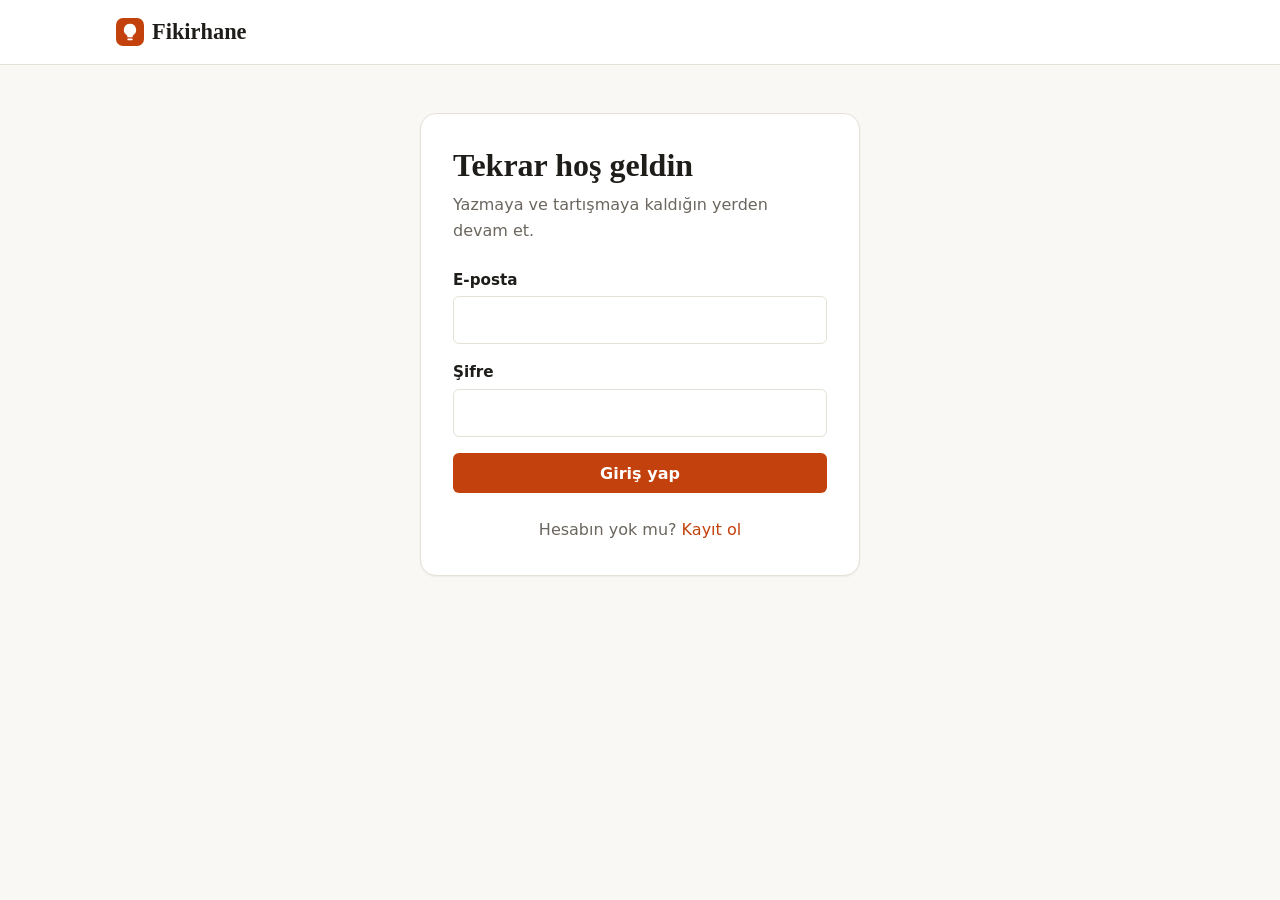
<file: pages/admin.html>
<!doctype html>
<html lang="tr">
  <head>
    <meta charset="utf-8" />
    <meta name="viewport" content="width=device-width, initial-scale=1" />
    <title>Yönetim — Fikirhane</title>
    <meta name="robots" content="noindex" />
    <link rel="icon" href="/assets/logo.svg" type="image/svg+xml" />
    <link rel="stylesheet" href="/css/base.css" />
    <link rel="stylesheet" href="/css/components.css" />
    <link rel="stylesheet" href="/css/pages/admin.css" />
    <script type="module" src="/js/pages/admin.js"></script>
  </head>
  <body>
    <header class="site-header">
      <div class="container">
        <a class="logo" href="/">
          <img class="logo-mark" src="/assets/logo.svg" alt="" width="28" height="28" />
          Fikirhane
        </a>
        <nav class="site-nav" aria-label="Hesap" data-site-nav></nav>
      </div>
    </header>

    <main class="container admin-page">
      <h1>Yönetim</h1>
      <p id="admin-message" class="list-status" role="status">Yükleniyor…</p>

      <div id="admin" hidden>
        <div class="filter-tabs admin-sections" role="tablist" aria-label="Bölüm">
          <button type="button" class="btn btn-ghost" role="tab" aria-selected="true" data-section="reports">
            Şikâyetler
          </button>
          <button type="button" class="btn btn-ghost" role="tab" aria-selected="false" data-section="users">
            Kullanıcılar
          </button>
        </div>

        <section id="section-reports" aria-label="Şikâyetler">
          <div class="filter-tabs" role="tablist" aria-label="Şikâyet durumu">
            <button type="button" class="btn btn-ghost btn-sm" role="tab" aria-selected="true" data-status="PENDING">
              Bekleyen
            </button>
            <button type="button" class="btn btn-ghost btn-sm" role="tab" aria-selected="false" data-status="RESOLVED">
              Çözülen
            </button>
            <button type="button" class="btn btn-ghost btn-sm" role="tab" aria-selected="false" data-status="DISMISSED">
              Reddedilen
            </button>
          </div>
          <ol id="report-list" class="admin-list"></ol>
          <p id="report-status" class="list-status" role="status"></p>
          <button id="report-more" type="button" class="btn btn-ghost load-more" hidden>Daha fazla</button>
        </section>

        <section id="section-users" aria-label="Kullanıcılar" hidden>
          <form id="user-search" class="admin-search" role="search">
            <input
              name="q"
              type="search"
              maxlength="100"
              placeholder="Ad, kullanıcı adı veya e-posta"
              aria-label="Kullanıcı ara"
            />
            <button type="submit" class="btn btn-primary">Ara</button>
          </form>
          <ol id="user-list" class="admin-list"></ol>
          <p id="user-status" class="list-status" role="status"></p>
          <button id="user-more" type="button" class="btn btn-ghost load-more" hidden>Daha fazla</button>
        </section>
      </div>
    </main>

    <footer class="site-footer">
      <div class="container">© 2026 Fikirhane</div>
    </footer>
  </body>
</html>
</file>
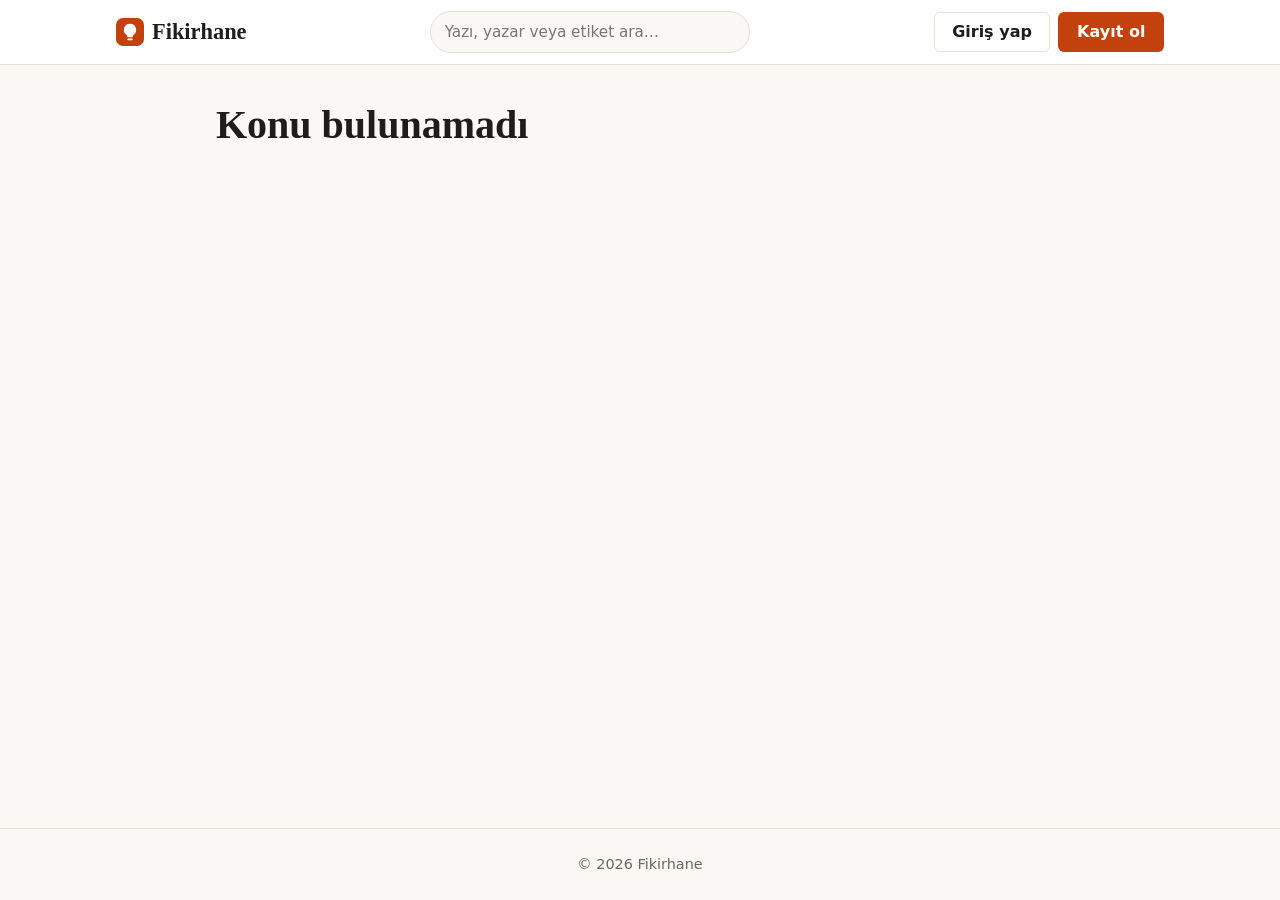
<file: pages/category.html>
<!doctype html>
<html lang="tr">
  <head>
    <meta charset="utf-8" />
    <meta name="viewport" content="width=device-width, initial-scale=1" />
    <title>Konu — Fikirhane</title>
    <link rel="icon" href="/assets/logo.svg" type="image/svg+xml" />
    <link rel="stylesheet" href="/css/base.css" />
    <link rel="stylesheet" href="/css/components.css" />
    <link rel="stylesheet" href="/css/pages/listing.css" />
    <script type="module" src="/js/pages/category.js"></script>
  </head>
  <body>
    <header class="site-header">
      <div class="container">
        <a class="logo" href="/">
          <img class="logo-mark" src="/assets/logo.svg" alt="" width="28" height="28" />
          Fikirhane
        </a>
        <nav class="site-nav" aria-label="Hesap" data-site-nav></nav>
      </div>
    </header>

    <main class="container listing-page">
      <header class="listing-header">
        <p id="listing-kind" class="listing-kind"></p>
        <h1 id="listing-title">Yükleniyor…</h1>
        <p id="listing-description" class="listing-description"></p>
        <nav id="category-nav" class="category-nav" aria-label="Diğer kategoriler"></nav>
      </header>

      <div class="filter-tabs" role="tablist" aria-label="Sıralama">
        <button type="button" class="btn btn-ghost btn-sm" role="tab" aria-selected="true" data-sort="new">
          En yeniler
        </button>
        <button type="button" class="btn btn-ghost btn-sm" role="tab" aria-selected="false" data-sort="popular">
          Popüler
        </button>
      </div>

      <div id="listing-posts"></div>
    </main>

    <footer class="site-footer">
      <div class="container">© 2026 Fikirhane</div>
    </footer>
  </body>
</html>
</file>
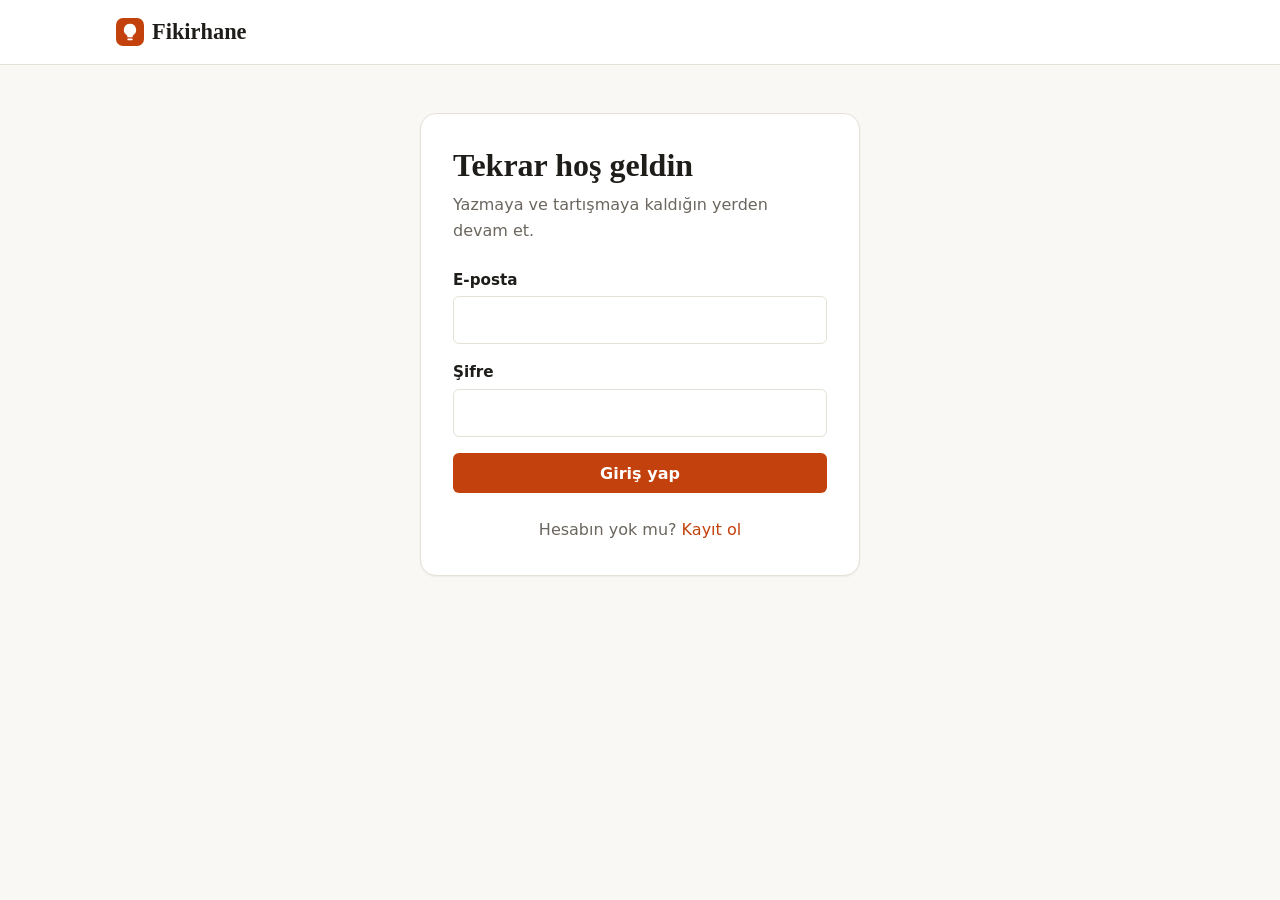
<file: pages/editor.html>
<!doctype html>
<html lang="tr">
  <head>
    <meta charset="utf-8" />
    <meta name="viewport" content="width=device-width, initial-scale=1" />
    <title>Yazı yaz — Fikirhane</title>
    <meta name="robots" content="noindex" />
    <link rel="icon" href="/assets/logo.svg" type="image/svg+xml" />
    <link rel="stylesheet" href="/css/base.css" />
    <link rel="stylesheet" href="/css/components.css" />
    <link rel="stylesheet" href="/css/pages/editor.css" />
    <script type="module" src="/js/pages/editor.js"></script>
  </head>
  <body>
    <header class="site-header">
      <div class="container">
        <a class="logo" href="/">
          <img class="logo-mark" src="/assets/logo.svg" alt="" width="28" height="28" />
          Fikirhane
        </a>
        <nav class="site-nav" aria-label="Hesap" data-site-nav></nav>
      </div>
    </header>

    <main class="container editor-page">
      <div class="editor-header">
        <h1 id="editor-heading">Yeni yazı</h1>
        <span class="post-meta" id="editor-status"></span>
      </div>

      <form id="editor-form" class="form" novalidate>
        <div id="editor-alert" class="alert" role="alert" hidden></div>

        <div class="form-field editor-title">
          <label for="title">Başlık</label>
          <input id="title" name="title" type="text" maxlength="200" autocomplete="off" required />
          <span class="form-error" data-error-for="title"></span>
        </div>

        <div class="editor-meta">
          <div class="form-field">
            <label for="categoryId">Kategori</label>
            <select id="categoryId" name="categoryId">
              <option value="">Kategori seç (isteğe bağlı)</option>
            </select>
            <span class="form-error" data-error-for="categoryId"></span>
          </div>

          <div class="form-field">
            <label for="tags">Etiketler</label>
            <input
              id="tags"
              name="tags"
              type="text"
              autocomplete="off"
              placeholder="ör. yapay zeka, eğitim"
              aria-describedby="tags-hint"
            />
            <span id="tags-hint" class="form-hint">Virgülle ayırın; en fazla 5 etiket.</span>
            <span class="form-error" data-error-for="tags"></span>
          </div>
        </div>

        <div class="form-field">
          <span class="form-label" id="cover-label"><strong>Kapak görseli</strong></span>
          <div class="cover-field">
            <img id="cover-preview" class="cover-preview" alt="Kapak görseli önizlemesi" hidden />
            <div class="cover-actions">
              <label class="btn btn-ghost btn-sm" for="cover-input">Görsel seç</label>
              <input
                id="cover-input"
                type="file"
                accept="image/jpeg,image/png,image/webp,image/gif"
                class="visually-hidden"
                aria-labelledby="cover-label"
              />
              <button id="cover-remove" type="button" class="btn btn-ghost btn-sm" hidden>Kaldır</button>
            </div>
            <span id="cover-status" class="form-hint" role="status"></span>
          </div>
        </div>

        <div class="form-field">
          <label for="content">İçerik <span class="form-hint">(Markdown)</span></label>
          <div class="editor-tabs" role="tablist" aria-label="Görünüm">
            <button type="button" class="btn btn-ghost btn-sm" role="tab" aria-selected="true" data-tab="write">
              Yaz
            </button>
            <button type="button" class="btn btn-ghost btn-sm" role="tab" aria-selected="false" data-tab="preview">
              Önizleme
            </button>
          </div>
          <div class="editor-panes">
            <textarea
              id="content"
              name="content"
              data-pane="write"
              placeholder="# Başlık&#10;&#10;**Kalın**, _italik_, [bağlantı](https://…), listeler ve `kod` kullanabilirsin."
              required
            ></textarea>
            <div id="preview" class="editor-preview prose" data-pane="preview" aria-live="polite" hidden></div>
          </div>
          <span class="form-error" data-error-for="content"></span>
        </div>

        <div class="editor-footer">
          <span class="post-meta" id="reading-time">Tahmini okuma süresi: 1 dk</span>
          <div class="editor-actions">
            <button id="delete-button" type="button" class="btn btn-danger" hidden>Sil</button>
            <button id="draft-button" type="submit" class="btn btn-ghost" data-status="DRAFT">
              Taslak olarak kaydet
            </button>
            <button id="publish-button" type="submit" class="btn btn-primary" data-status="PUBLISHED">
              Yayınla
            </button>
          </div>
        </div>
      </form>
    </main>
  </body>
</html>
</file>
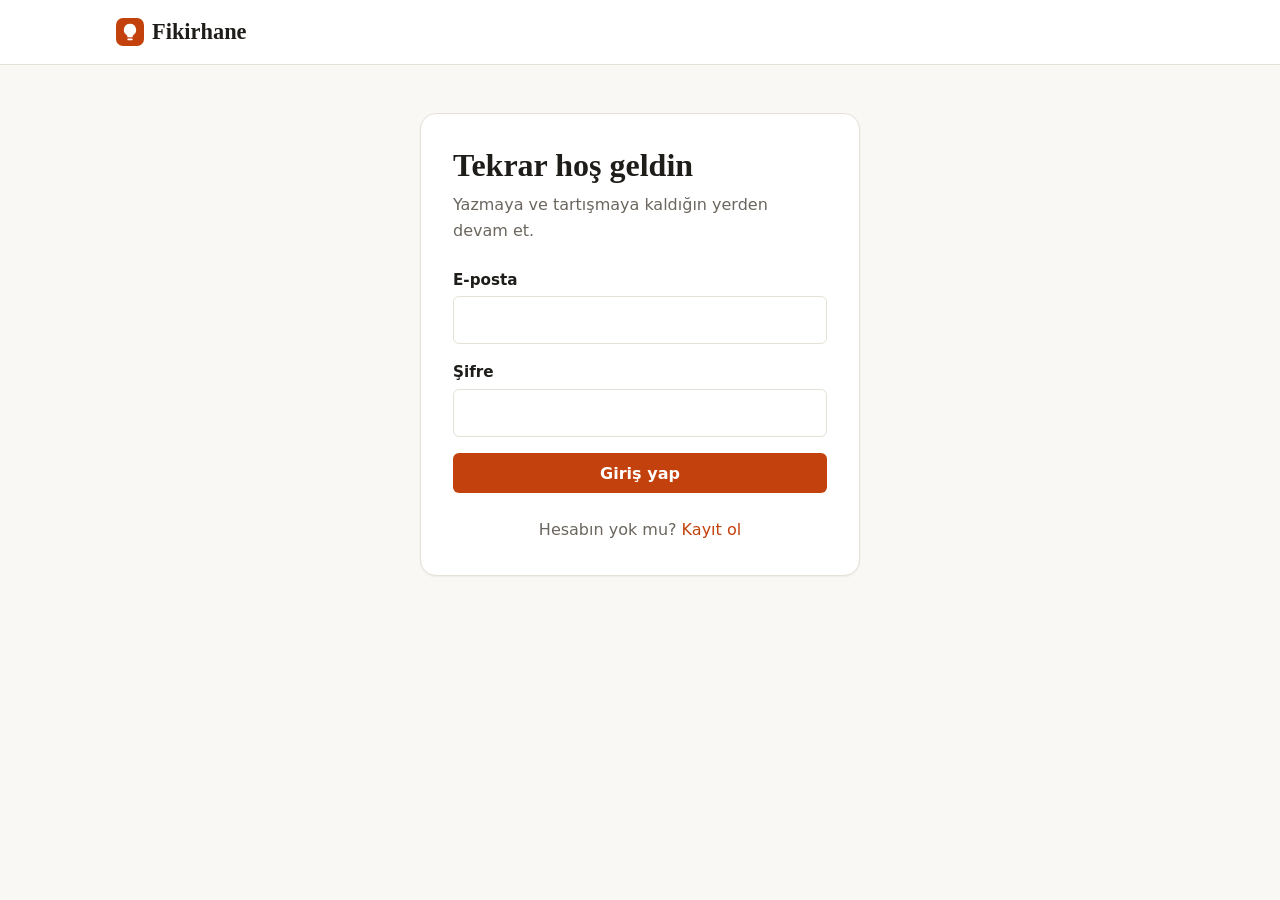
<file: pages/login.html>
<!doctype html>
<html lang="tr">
  <head>
    <meta charset="utf-8" />
    <meta name="viewport" content="width=device-width, initial-scale=1" />
    <title>Giriş yap — Fikirhane</title>
    <link rel="icon" href="/assets/logo.svg" type="image/svg+xml" />
    <link rel="stylesheet" href="/css/base.css" />
    <link rel="stylesheet" href="/css/components.css" />
    <link rel="stylesheet" href="/css/pages/auth.css" />
    <script type="module" src="/js/pages/login.js"></script>
  </head>
  <body>
    <header class="site-header">
      <div class="container">
        <a class="logo" href="/">
          <img class="logo-mark" src="/assets/logo.svg" alt="" width="28" height="28" />
          Fikirhane
        </a>
      </div>
    </header>

    <main class="auth-page">
      <div class="card auth-card">
        <h1>Tekrar hoş geldin</h1>
        <p class="auth-subtitle">Yazmaya ve tartışmaya kaldığın yerden devam et.</p>

        <form id="login-form" class="form" novalidate>
          <div id="login-alert" class="alert" role="alert" hidden></div>

          <div class="form-field">
            <label for="email">E-posta</label>
            <input id="email" name="email" type="email" autocomplete="email" required />
            <span class="form-error" data-error-for="email"></span>
          </div>

          <div class="form-field">
            <label for="password">Şifre</label>
            <input id="password" name="password" type="password" autocomplete="current-password" required />
            <span class="form-error" data-error-for="password"></span>
          </div>

          <button class="btn btn-primary btn-block" type="submit">Giriş yap</button>
          <button id="resend-confirmation" class="btn btn-ghost btn-block" type="button" hidden>
            Doğrulama e-postasını tekrar gönder
          </button>
        </form>

        <p class="auth-switch">
          Hesabın yok mu? <a id="register-link" href="/pages/register.html">Kayıt ol</a>
        </p>
      </div>
    </main>
  </body>
</html>
</file>
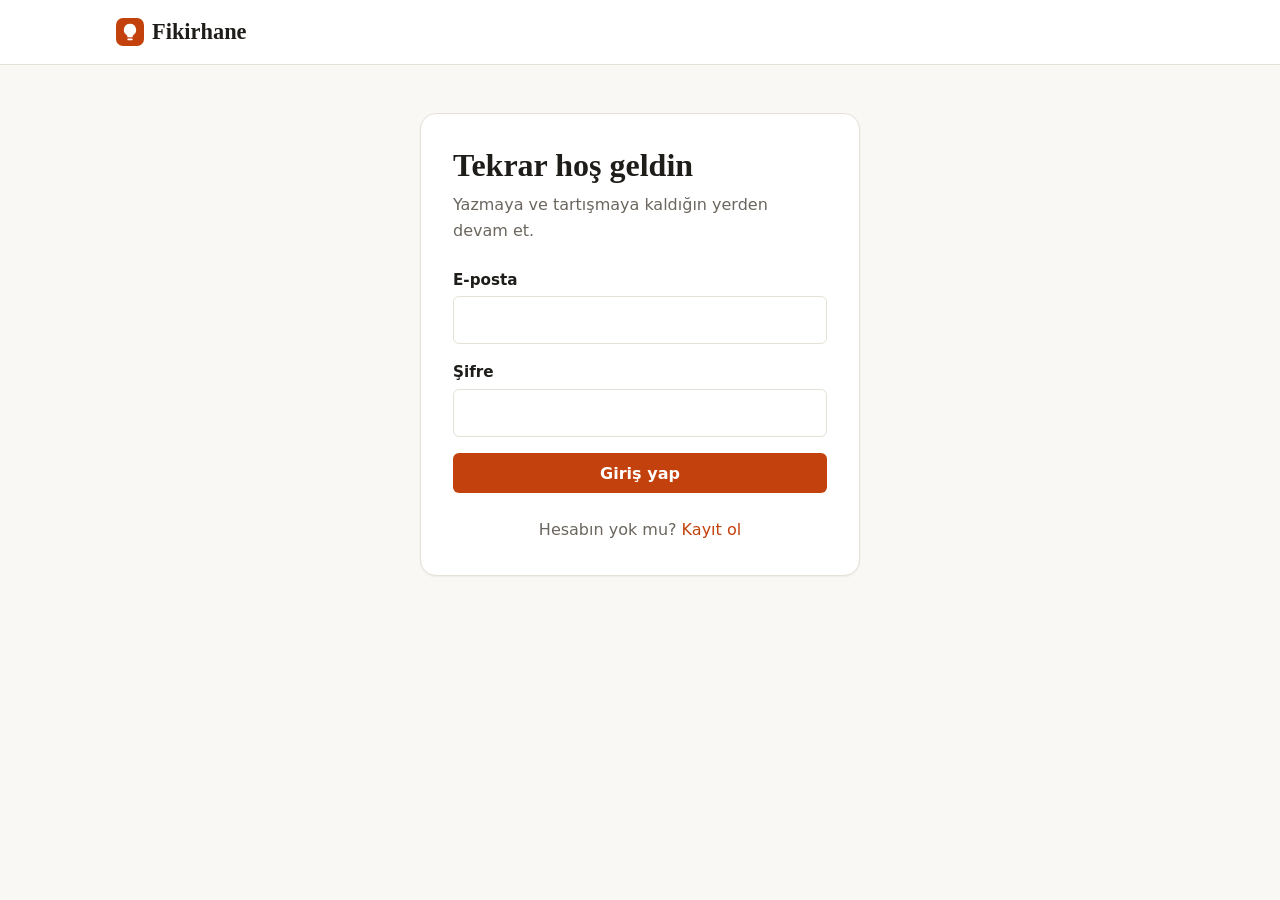
<file: pages/my-posts.html>
<!doctype html>
<html lang="tr">
  <head>
    <meta charset="utf-8" />
    <meta name="viewport" content="width=device-width, initial-scale=1" />
    <title>Yazılarım — Fikirhane</title>
    <meta name="robots" content="noindex" />
    <link rel="icon" href="/assets/logo.svg" type="image/svg+xml" />
    <link rel="stylesheet" href="/css/base.css" />
    <link rel="stylesheet" href="/css/components.css" />
    <link rel="stylesheet" href="/css/pages/my-posts.css" />
    <script type="module" src="/js/pages/my-posts.js"></script>
  </head>
  <body>
    <header class="site-header">
      <div class="container">
        <a class="logo" href="/">
          <img class="logo-mark" src="/assets/logo.svg" alt="" width="28" height="28" />
          Fikirhane
        </a>
        <nav class="site-nav" aria-label="Hesap" data-site-nav></nav>
      </div>
    </header>

    <main class="container my-posts-page">
      <div class="my-posts-header">
        <h1>Yazılarım</h1>
        <a class="btn btn-primary" href="/pages/editor.html">Yeni yazı</a>
      </div>

      <div class="filter-tabs" role="tablist" aria-label="Yazı durumu">
        <button type="button" class="btn btn-ghost btn-sm" role="tab" aria-selected="true" data-status="ALL">
          Tümü
        </button>
        <button type="button" class="btn btn-ghost btn-sm" role="tab" aria-selected="false" data-status="DRAFT">
          Taslaklar
        </button>
        <button type="button" class="btn btn-ghost btn-sm" role="tab" aria-selected="false" data-status="PUBLISHED">
          Yayınlananlar
        </button>
        <button type="button" class="btn btn-ghost btn-sm" role="tab" aria-selected="false" data-status="BOOKMARKED">
          Kaydedilenler
        </button>
      </div>

      <div id="my-posts"></div>
    </main>

    <footer class="site-footer">
      <div class="container">© 2026 Fikirhane</div>
    </footer>
  </body>
</html>
</file>
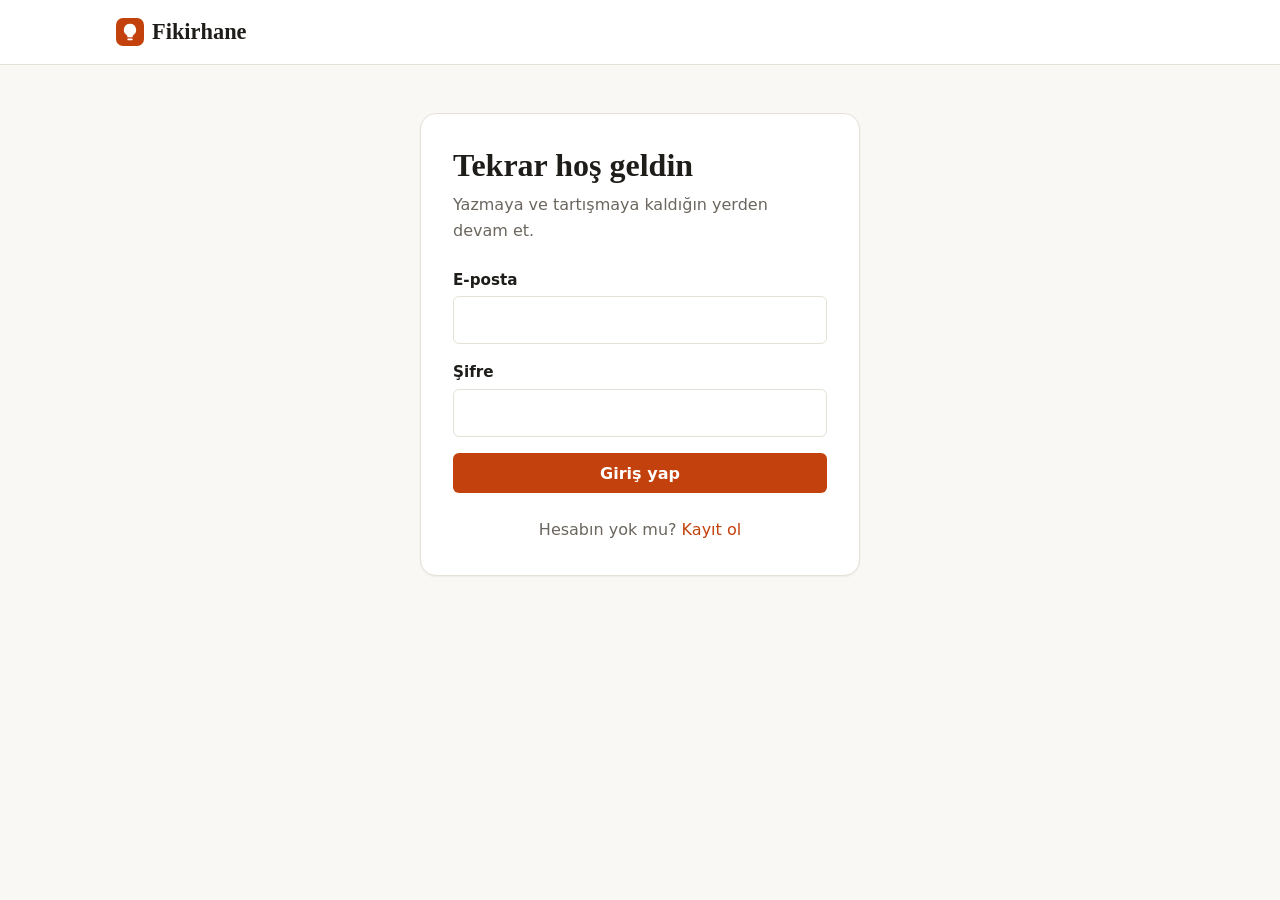
<file: pages/notifications.html>
<!doctype html>
<html lang="tr">
  <head>
    <meta charset="utf-8" />
    <meta name="viewport" content="width=device-width, initial-scale=1" />
    <title>Bildirimler — Fikirhane</title>
    <meta name="robots" content="noindex" />
    <link rel="icon" href="/assets/logo.svg" type="image/svg+xml" />
    <link rel="stylesheet" href="/css/base.css" />
    <link rel="stylesheet" href="/css/components.css" />
    <link rel="stylesheet" href="/css/pages/notifications.css" />
    <script type="module" src="/js/pages/notifications.js"></script>
  </head>
  <body>
    <header class="site-header">
      <div class="container">
        <a class="logo" href="/">
          <img class="logo-mark" src="/assets/logo.svg" alt="" width="28" height="28" />
          Fikirhane
        </a>
        <nav class="site-nav" aria-label="Hesap" data-site-nav></nav>
      </div>
    </header>

    <main class="container notifications-page">
      <h1>Bildirimler</h1>
      <ol id="notification-list" class="notification-list"></ol>
      <p id="notification-status" class="list-status" role="status">Bildirimler yükleniyor…</p>
      <button id="notification-more" type="button" class="btn btn-ghost load-more" hidden>Daha fazla</button>
    </main>

    <footer class="site-footer">
      <div class="container">© 2026 Fikirhane</div>
    </footer>
  </body>
</html>
</file>
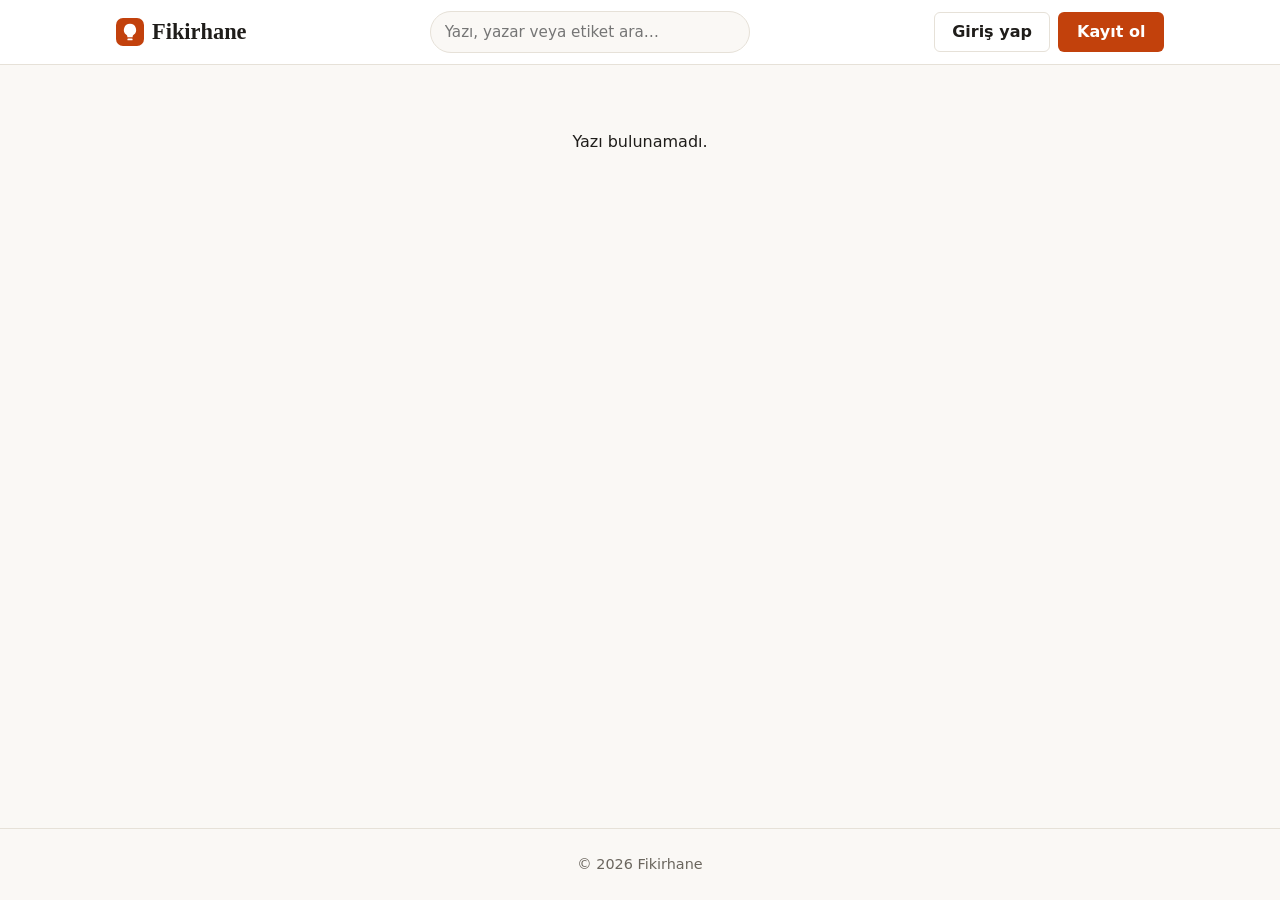
<file: pages/post.html>
<!doctype html>
<html lang="tr">
  <head>
    <meta charset="utf-8" />
    <meta name="viewport" content="width=device-width, initial-scale=1" />
    <title>Yazı — Fikirhane</title>
    <link rel="icon" href="/assets/logo.svg" type="image/svg+xml" />
    <link rel="stylesheet" href="/css/base.css" />
    <link rel="stylesheet" href="/css/components.css" />
    <link rel="stylesheet" href="/css/pages/post.css" />
    <script type="module" src="/js/pages/post.js"></script>
  </head>
  <body>
    <header class="site-header">
      <div class="container">
        <a class="logo" href="/">
          <img class="logo-mark" src="/assets/logo.svg" alt="" width="28" height="28" />
          Fikirhane
        </a>
        <nav class="site-nav" aria-label="Hesap" data-site-nav></nav>
      </div>
    </header>

    <main>
      <p id="post-message" class="page-message" role="status">Yazı yükleniyor…</p>

      <article id="post" class="post-page" hidden>
        <div id="post-alert" class="alert" role="alert" hidden></div>
        <img id="post-cover" class="post-cover" alt="" hidden />
        <header class="post-header">
          <div id="post-badges" class="post-card-badges"></div>
          <h1 id="post-title" class="post-title"></h1>
          <p id="post-meta" class="post-meta"></p>
          <div id="post-owner-actions" class="post-owner-actions" hidden>
            <a id="post-edit" class="btn btn-ghost btn-sm">Düzenle</a>
            <button id="post-delete" type="button" class="btn btn-danger btn-sm">Sil</button>
          </div>
        </header>
        <div id="post-content" class="prose"></div>
        <footer id="post-tags" class="post-tags" hidden>
          <ul class="tag-list"></ul>
        </footer>

        <div id="post-actions" class="post-actions" hidden>
          <button id="like-button" type="button" class="btn btn-ghost" aria-pressed="false">
            <span aria-hidden="true">♥</span> <span data-label>Beğen</span> <span data-count class="action-count">0</span>
          </button>
          <button id="bookmark-button" type="button" class="btn btn-ghost" aria-pressed="false">
            <span aria-hidden="true">🔖</span> <span data-label>Kaydet</span>
          </button>
          <button id="report-post" type="button" class="link-button" hidden>Şikâyet et</button>
          <button id="mod-remove-post" type="button" class="btn btn-danger btn-sm" hidden>
            Kaldır (moderasyon)
          </button>
          <span id="action-status" class="form-hint" role="status"></span>
        </div>

        <section id="comments" class="comments" aria-label="Yorumlar" hidden></section>
      </article>
    </main>

    <footer class="site-footer">
      <div class="container">© 2026 Fikirhane</div>
    </footer>
  </body>
</html>
</file>
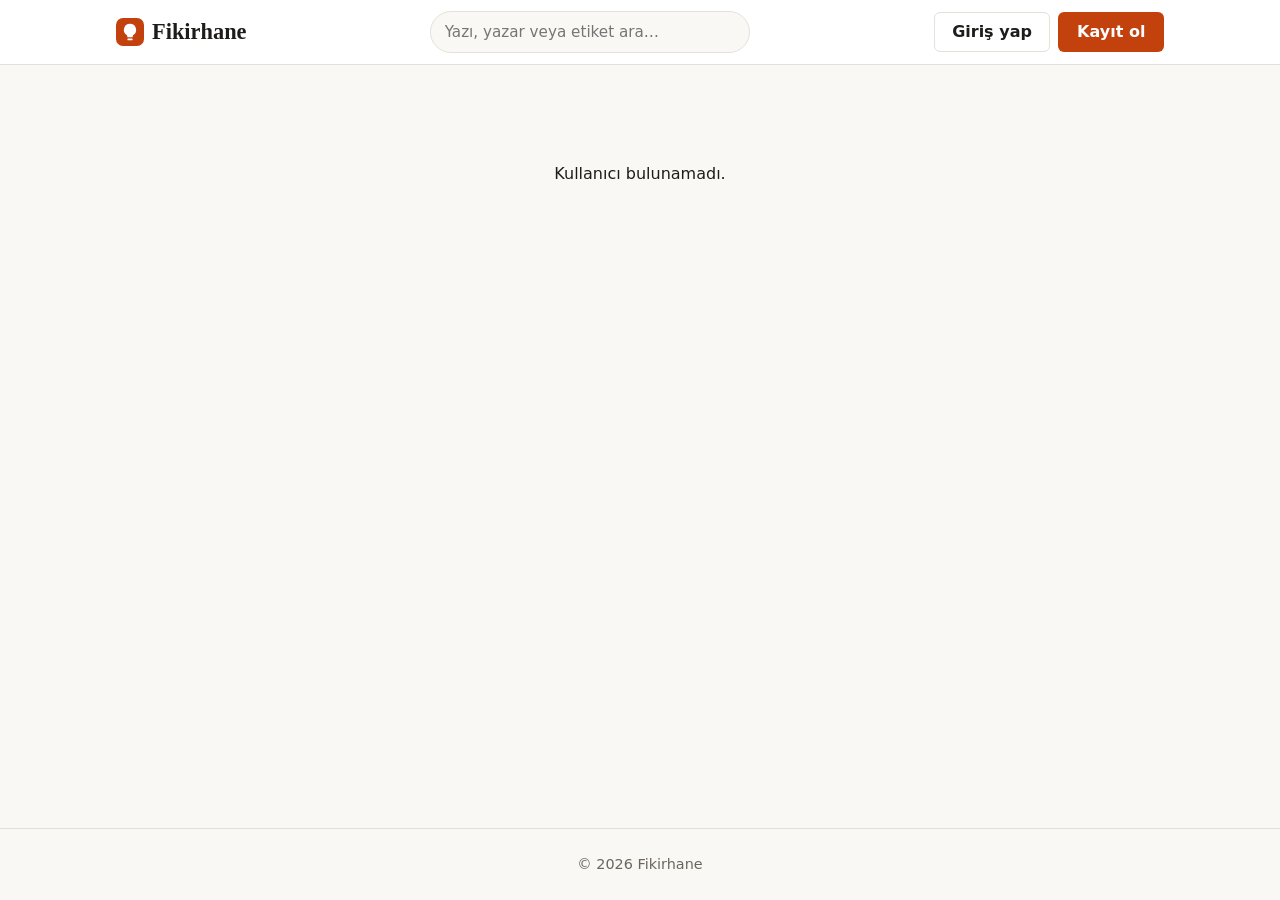
<file: pages/profile.html>
<!doctype html>
<html lang="tr">
  <head>
    <meta charset="utf-8" />
    <meta name="viewport" content="width=device-width, initial-scale=1" />
    <title>Profil — Fikirhane</title>
    <link rel="icon" href="/assets/logo.svg" type="image/svg+xml" />
    <link rel="stylesheet" href="/css/base.css" />
    <link rel="stylesheet" href="/css/components.css" />
    <link rel="stylesheet" href="/css/pages/profile.css" />
    <script type="module" src="/js/pages/profile.js"></script>
  </head>
  <body>
    <header class="site-header">
      <div class="container">
        <a class="logo" href="/">
          <img class="logo-mark" src="/assets/logo.svg" alt="" width="28" height="28" />
          Fikirhane
        </a>
        <nav class="site-nav" aria-label="Hesap" data-site-nav></nav>
      </div>
    </header>

    <main class="container profile-page">
      <p id="profile-message" class="page-message" role="status">Profil yükleniyor…</p>

      <div id="profile" hidden>
        <section class="card profile-card">
          <div id="profile-avatar" class="profile-avatar"></div>
          <div class="profile-info">
            <p id="profile-banned" class="badge badge-draft" hidden>Hesap askıya alındı</p>
            <h1 id="profile-name"></h1>
            <p id="profile-username" class="profile-username"></p>
            <p id="profile-bio" class="profile-bio"></p>
            <ul class="profile-stats">
              <li><strong id="stat-posts">0</strong> yazı</li>
              <li><strong id="stat-followers">0</strong> takipçi</li>
              <li><strong id="stat-following">0</strong> takip</li>
            </ul>
            <p id="profile-joined" class="post-meta"></p>
          </div>
          <div class="profile-actions">
            <button id="follow-button" type="button" class="btn btn-primary" hidden>Takip et</button>
            <button id="edit-button" type="button" class="btn btn-ghost" hidden>Profili düzenle</button>
            <button id="ban-button" type="button" class="btn btn-danger btn-sm" hidden>Engelle</button>
            <button id="report-user" type="button" class="link-button" hidden>Şikâyet et</button>
            <span id="follow-status" class="form-hint" role="status"></span>
          </div>
        </section>

        <form id="profile-form" class="card form profile-form" novalidate hidden>
          <h2>Profili düzenle</h2>
          <div id="profile-alert" class="alert" role="alert" hidden></div>

          <div class="form-field">
            <span id="avatar-label"><strong>Profil fotoğrafı</strong></span>
            <div class="avatar-field">
              <div id="avatar-preview"></div>
              <label class="btn btn-ghost btn-sm" for="avatar-input">Fotoğraf seç</label>
              <input
                id="avatar-input"
                type="file"
                accept="image/jpeg,image/png,image/webp,image/gif"
                class="visually-hidden"
                aria-labelledby="avatar-label"
              />
              <button id="avatar-remove" type="button" class="btn btn-ghost btn-sm">Kaldır</button>
              <span id="avatar-status" class="form-hint" role="status"></span>
            </div>
          </div>

          <div class="form-field">
            <label for="displayName">Görünen ad</label>
            <input id="displayName" name="displayName" type="text" maxlength="60" required />
            <span class="form-error" data-error-for="displayName"></span>
          </div>

          <div class="form-field">
            <label for="bio">Biyografi</label>
            <textarea id="bio" name="bio" rows="3" maxlength="300" aria-describedby="bio-hint"></textarea>
            <span id="bio-hint" class="form-hint">En fazla 300 karakter.</span>
            <span class="form-error" data-error-for="bio"></span>
          </div>

          <div class="profile-form-actions">
            <button id="cancel-button" type="button" class="btn btn-ghost">Vazgeç</button>
            <button type="submit" class="btn btn-primary">Kaydet</button>
          </div>
        </form>

        <section aria-labelledby="profile-posts-heading">
          <h2 id="profile-posts-heading">Yazılar</h2>
          <div id="profile-posts"></div>
        </section>
      </div>
    </main>

    <footer class="site-footer">
      <div class="container">© 2026 Fikirhane</div>
    </footer>
  </body>
</html>
</file>
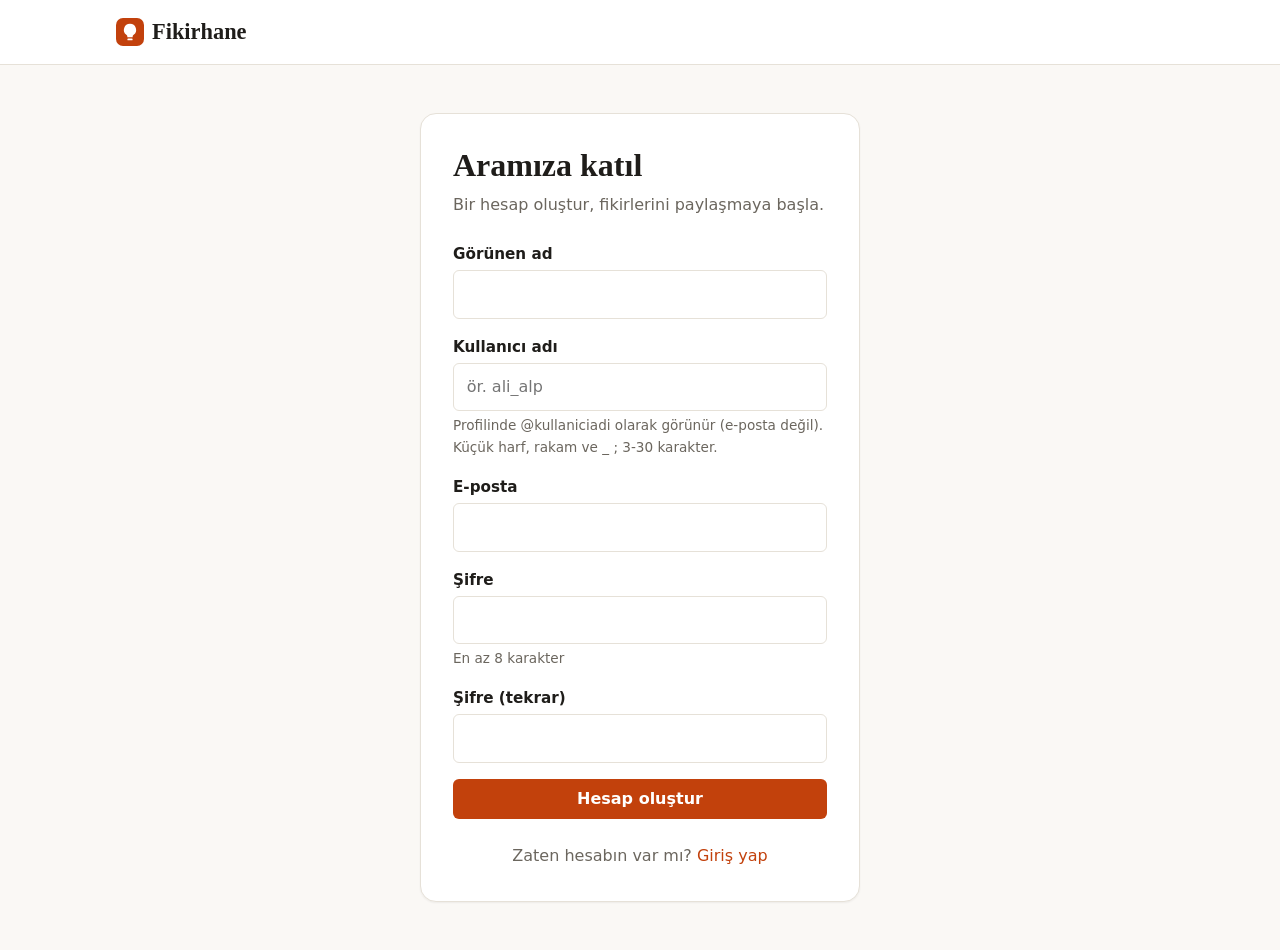
<file: pages/register.html>
<!doctype html>
<html lang="tr">
  <head>
    <meta charset="utf-8" />
    <meta name="viewport" content="width=device-width, initial-scale=1" />
    <title>Kayıt ol — Fikirhane</title>
    <link rel="icon" href="/assets/logo.svg" type="image/svg+xml" />
    <link rel="stylesheet" href="/css/base.css" />
    <link rel="stylesheet" href="/css/components.css" />
    <link rel="stylesheet" href="/css/pages/auth.css" />
    <script type="module" src="/js/pages/register.js"></script>
  </head>
  <body>
    <header class="site-header">
      <div class="container">
        <a class="logo" href="/">
          <img class="logo-mark" src="/assets/logo.svg" alt="" width="28" height="28" />
          Fikirhane
        </a>
      </div>
    </header>

    <main class="auth-page">
      <div class="card auth-card">
        <h1>Aramıza katıl</h1>
        <p class="auth-subtitle">Bir hesap oluştur, fikirlerini paylaşmaya başla.</p>

        <form id="register-form" class="form" novalidate>
          <div id="register-alert" class="alert" role="alert" hidden></div>

          <div class="form-field">
            <label for="displayName">Görünen ad</label>
            <input id="displayName" name="displayName" type="text" autocomplete="name" maxlength="60" required />
            <span class="form-error" data-error-for="displayName"></span>
          </div>

          <div class="form-field">
            <label for="username">Kullanıcı adı</label>
            <input
              id="username"
              name="username"
              type="text"
              autocomplete="username"
              autocapitalize="none"
              spellcheck="false"
              maxlength="30"
              placeholder="ör. ali_alp"
              aria-describedby="username-hint"
              required
            />
            <span id="username-hint" class="form-hint">
              Profilinde @kullaniciadi olarak görünür (e-posta değil). Küçük harf, rakam ve _ ; 3-30 karakter.
            </span>
            <span class="form-error" data-error-for="username"></span>
          </div>

          <div class="form-field">
            <label for="email">E-posta</label>
            <input id="email" name="email" type="email" autocomplete="email" required />
            <span class="form-error" data-error-for="email"></span>
          </div>

          <div class="form-field">
            <label for="password">Şifre</label>
            <input
              id="password"
              name="password"
              type="password"
              autocomplete="new-password"
              minlength="8"
              maxlength="72"
              aria-describedby="password-hint"
              required
            />
            <span id="password-hint" class="form-hint">En az 8 karakter</span>
            <span class="form-error" data-error-for="password"></span>
          </div>

          <div class="form-field">
            <label for="passwordConfirm">Şifre (tekrar)</label>
            <input
              id="passwordConfirm"
              name="passwordConfirm"
              type="password"
              autocomplete="new-password"
              maxlength="72"
              required
            />
            <span class="form-error" data-error-for="passwordConfirm"></span>
          </div>

          <button class="btn btn-primary btn-block" type="submit">Hesap oluştur</button>
        </form>

        <p class="auth-switch">
          Zaten hesabın var mı? <a id="login-link" href="/pages/login.html">Giriş yap</a>
        </p>
      </div>
    </main>
  </body>
</html>
</file>
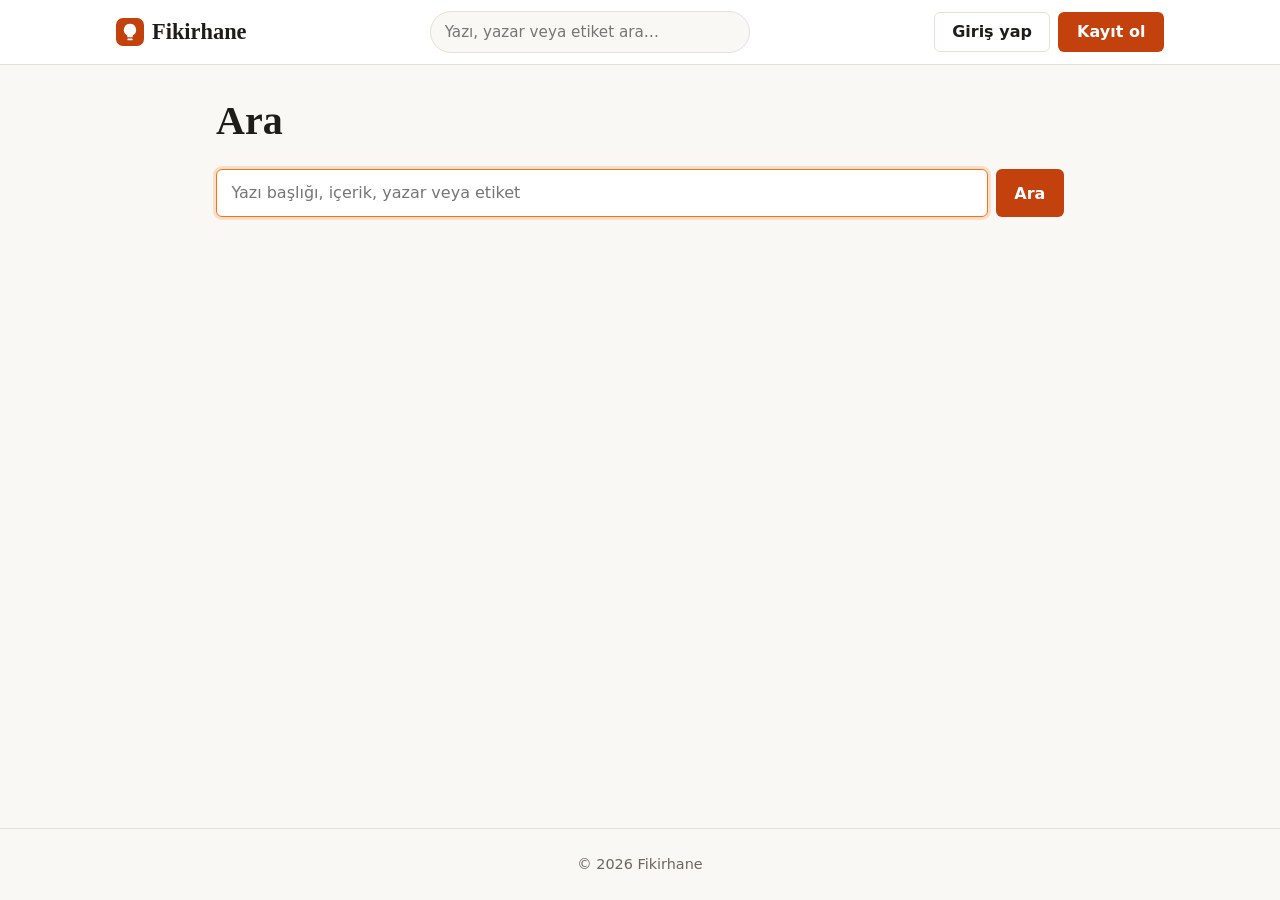
<file: pages/search.html>
<!doctype html>
<html lang="tr">
  <head>
    <meta charset="utf-8" />
    <meta name="viewport" content="width=device-width, initial-scale=1" />
    <title>Ara — Fikirhane</title>
    <link rel="icon" href="/assets/logo.svg" type="image/svg+xml" />
    <link rel="stylesheet" href="/css/base.css" />
    <link rel="stylesheet" href="/css/components.css" />
    <link rel="stylesheet" href="/css/pages/listing.css" />
    <script type="module" src="/js/pages/search.js"></script>
  </head>
  <body>
    <header class="site-header">
      <div class="container">
        <a class="logo" href="/">
          <img class="logo-mark" src="/assets/logo.svg" alt="" width="28" height="28" />
          Fikirhane
        </a>
        <nav class="site-nav" aria-label="Hesap" data-site-nav></nav>
      </div>
    </header>

    <main class="container listing-page">
      <header class="listing-header">
        <h1>Ara</h1>
      </header>

      <form id="search-form" class="search-form" role="search" novalidate>
        <input
          id="search-input"
          name="q"
          type="search"
          minlength="2"
          maxlength="100"
          placeholder="Yazı başlığı, içerik, yazar veya etiket"
          aria-label="Arama terimi"
          autocomplete="off"
        />
        <button type="submit" class="btn btn-primary">Ara</button>
      </form>

      <p id="search-status" class="list-status" role="status"></p>

      <section id="user-results-section" hidden aria-labelledby="user-results-title">
        <h2 id="user-results-title" class="search-section-title">Kişiler</h2>
        <ul id="user-results" class="user-results"></ul>
      </section>

      <section id="post-results-section" hidden aria-labelledby="post-results-title">
        <h2 id="post-results-title" class="search-section-title">Yazılar</h2>
        <div id="post-results"></div>
      </section>
    </main>

    <footer class="site-footer">
      <div class="container">© 2026 Fikirhane</div>
    </footer>
  </body>
</html>
</file>
<file: css/base.css>
/* Değişkenler, reset ve tipografi */

:root {
  --color-bg: #faf8f5;
  --color-surface: #ffffff;
  --color-text: #1f1d1a;
  --color-text-muted: #6b665e;
  --color-border: #e6e1d8;
  --color-primary: #c2410c;
  --color-primary-hover: #9a3412;
  --color-primary-soft: #fff1e8;
  --color-danger: #b91c1c;
  --color-danger-soft: #fef2f2;
  --color-success: #15803d;
  --color-success-soft: #f0fdf4;
  --color-focus: #f97316;

  --font-sans: system-ui, -apple-system, 'Segoe UI', Roboto, 'Helvetica Neue', Arial, sans-serif;
  --font-serif: Georgia, 'Times New Roman', serif;

  --radius-sm: 6px;
  --radius-md: 10px;
  --radius-lg: 16px;
  --shadow-sm: 0 1px 2px rgb(31 29 26 / 6%);
  --shadow-md: 0 4px 16px rgb(31 29 26 / 8%);

  --space-1: 0.25rem;
  --space-2: 0.5rem;
  --space-3: 0.75rem;
  --space-4: 1rem;
  --space-6: 1.5rem;
  --space-8: 2rem;
  --space-12: 3rem;
  --space-16: 4rem;

  --container: 1080px;
}

*,
*::before,
*::after {
  box-sizing: border-box;
}

html {
  -webkit-text-size-adjust: 100%;
}

body {
  margin: 0;
  min-height: 100vh;
  display: flex;
  flex-direction: column;
  background: var(--color-bg);
  color: var(--color-text);
  font-family: var(--font-sans);
  font-size: 1rem;
  line-height: 1.6;
}

main {
  flex: 1;
}

h1,
h2,
h3 {
  font-family: var(--font-serif);
  line-height: 1.2;
  margin: 0 0 var(--space-4);
}

h1 {
  font-size: clamp(2rem, 5vw, 3rem);
}

h2 {
  font-size: 1.5rem;
}

p {
  margin: 0 0 var(--space-4);
}

a {
  color: var(--color-primary);
  text-decoration: none;
}

a:hover {
  color: var(--color-primary-hover);
  text-decoration: underline;
}

img {
  max-width: 100%;
  display: block;
}

:focus-visible {
  outline: 2px solid var(--color-focus);
  outline-offset: 2px;
}

.container {
  width: 100%;
  max-width: var(--container);
  margin: 0 auto;
  padding: 0 var(--space-4);
}

[hidden] {
  display: none !important;
}

/* Ekranda gizli, ekran okuyucuda erişilebilir. Bileşen stilleri ezmesin diye !important. */
.visually-hidden {
  position: absolute !important;
  width: 1px !important;
  height: 1px !important;
  padding: 0 !important;
  margin: -1px !important;
  overflow: hidden !important;
  clip: rect(0 0 0 0) !important;
  white-space: nowrap !important;
  border: 0 !important;
}
</file>
<file: css/components.css>
/* Buton, form, uyarı, başlık ve alt bilgi bileşenleri */

/* Butonlar */
.btn {
  display: inline-flex;
  align-items: center;
  justify-content: center;
  gap: var(--space-2);
  padding: 0.6rem 1.1rem;
  border: 1px solid transparent;
  border-radius: var(--radius-sm);
  font: inherit;
  font-weight: 600;
  line-height: 1.2;
  cursor: pointer;
  transition: background-color 0.15s, border-color 0.15s, color 0.15s;
}

.btn:hover {
  text-decoration: none;
}

.btn:disabled {
  opacity: 0.6;
  cursor: not-allowed;
}

.btn-primary {
  background: var(--color-primary);
  color: #fff;
}

.btn-primary:hover:not(:disabled) {
  background: var(--color-primary-hover);
  color: #fff;
}

.btn-ghost {
  background: transparent;
  color: var(--color-text);
  border-color: var(--color-border);
}

.btn-ghost:hover:not(:disabled) {
  background: var(--color-surface);
  color: var(--color-text);
}

.btn-block {
  width: 100%;
}

/* Formlar */
.form {
  display: flex;
  flex-direction: column;
  gap: var(--space-4);
}

.form-field {
  display: flex;
  flex-direction: column;
  gap: var(--space-1);
}

.form-field label {
  font-weight: 600;
  font-size: 0.95rem;
}

.form-field input {
  width: 100%;
  padding: 0.65rem 0.8rem;
  border: 1px solid var(--color-border);
  border-radius: var(--radius-sm);
  background: var(--color-surface);
  color: var(--color-text);
  font: inherit;
}

.form-field input:focus {
  border-color: var(--color-focus);
  outline: none;
  box-shadow: 0 0 0 3px rgb(249 115 22 / 20%);
}

.form-field input[aria-invalid='true'] {
  border-color: var(--color-danger);
}

.form-hint {
  font-size: 0.85rem;
  color: var(--color-text-muted);
}

.form-error {
  font-size: 0.85rem;
  color: var(--color-danger);
  min-height: 0;
}

.form-error:empty {
  display: none;
}

/* Uyarılar */
.alert {
  padding: var(--space-3) var(--space-4);
  border-radius: var(--radius-sm);
  font-size: 0.95rem;
  border: 1px solid transparent;
}

.alert[hidden] {
  display: none;
}

.alert-error {
  background: var(--color-danger-soft);
  border-color: #fecaca;
  color: var(--color-danger);
}

.alert-success {
  background: var(--color-success-soft);
  border-color: #bbf7d0;
  color: var(--color-success);
}

/* Kart */
.card {
  background: var(--color-surface);
  border: 1px solid var(--color-border);
  border-radius: var(--radius-lg);
  box-shadow: var(--shadow-sm);
  padding: var(--space-8);
}

/* Üst menü */
.site-header {
  background: var(--color-surface);
  border-bottom: 1px solid var(--color-border);
  position: sticky;
  top: 0;
  z-index: 10;
}

.site-header .container {
  display: flex;
  align-items: center;
  justify-content: space-between;
  gap: var(--space-4);
  min-height: 64px;
}

.logo {
  display: inline-flex;
  align-items: center;
  gap: var(--space-2);
  font-family: var(--font-serif);
  font-size: 1.4rem;
  font-weight: 700;
  color: var(--color-text);
}

.logo:hover {
  color: var(--color-text);
  text-decoration: none;
}

.logo-mark {
  width: 28px;
  height: 28px;
}

.site-nav {
  display: flex;
  align-items: center;
  gap: var(--space-2);
  flex-wrap: wrap;
  justify-content: flex-end;
}

.nav-user {
  font-weight: 600;
  color: var(--color-text-muted);
  margin-right: var(--space-2);
  max-width: 14rem;
  overflow: hidden;
  text-overflow: ellipsis;
  white-space: nowrap;
}

/* Alt bilgi */
.site-footer {
  border-top: 1px solid var(--color-border);
  padding: var(--space-6) 0;
  color: var(--color-text-muted);
  font-size: 0.9rem;
  text-align: center;
}

/* Küçük buton ve tehlikeli işlem butonu */
.btn-sm {
  padding: 0.35rem 0.75rem;
  font-size: 0.9rem;
}

.btn-danger {
  background: transparent;
  color: var(--color-danger);
  border-color: #fecaca;
}

.btn-danger:hover:not(:disabled) {
  background: var(--color-danger-soft);
  color: var(--color-danger);
}

/* Select ve textarea, input ile aynı görünür */
.form-field select,
.form-field textarea {
  width: 100%;
  padding: 0.65rem 0.8rem;
  border: 1px solid var(--color-border);
  border-radius: var(--radius-sm);
  background: var(--color-surface);
  color: var(--color-text);
  font: inherit;
}

.form-field select:focus,
.form-field textarea:focus {
  border-color: var(--color-focus);
  outline: none;
  box-shadow: 0 0 0 3px rgb(249 115 22 / 20%);
}

/* Şikâyet penceresi */
.report-dialog {
  width: min(480px, calc(100vw - 2rem));
  padding: var(--space-6);
  border: 1px solid var(--color-border);
  border-radius: var(--radius-lg);
  background: var(--color-surface);
  color: var(--color-text);
  box-shadow: var(--shadow-md);
}

.report-dialog::backdrop {
  background: rgb(31 29 26 / 45%);
}

.report-dialog h2 {
  margin: 0;
  font-size: 1.4rem;
}

.dialog-actions {
  display: flex;
  justify-content: flex-end;
  gap: var(--space-2);
}

/* Küçük metin butonu (Şikâyet et, Kaldır…) */
.link-button {
  padding: 0;
  border: 0;
  background: none;
  color: var(--color-text-muted);
  font: inherit;
  font-size: 0.85rem;
  cursor: pointer;
}

.link-button:hover {
  color: var(--color-primary);
  text-decoration: underline;
}

.link-button.danger:hover {
  color: var(--color-danger);
}

/* Üst menü: bildirim sayısı rozeti */
.nav-count {
  display: inline-flex;
  align-items: center;
  justify-content: center;
  min-width: 1.35rem;
  height: 1.35rem;
  padding: 0 0.35rem;
  border-radius: 999px;
  background: var(--color-primary);
  color: #fff;
  font-size: 0.75rem;
  font-weight: 700;
}

.nav-count:empty {
  display: none;
}

/* Profil fotoğrafı / baş harf */
.avatar {
  --avatar-size: 40px;
  display: inline-flex;
  flex-shrink: 0;
  align-items: center;
  justify-content: center;
  width: var(--avatar-size);
  height: var(--avatar-size);
  overflow: hidden;
  border-radius: 50%;
  background: var(--color-primary-soft);
  color: var(--color-primary-hover);
  font-family: var(--font-serif);
  font-weight: 700;
  font-size: calc(var(--avatar-size) * 0.45);
  line-height: 1;
}

.avatar img {
  width: 100%;
  height: 100%;
  object-fit: cover;
}

.post-author {
  font-weight: 600;
  color: var(--color-text);
}

/* Rozet ve etiketler */
.badge {
  display: inline-block;
  padding: 0.1rem 0.6rem;
  border-radius: 999px;
  background: var(--color-primary-soft);
  color: var(--color-primary-hover);
  font-size: 0.8rem;
  font-weight: 600;
}

.badge-draft {
  background: #f1efe9;
  color: var(--color-text-muted);
}

.tag-list {
  display: flex;
  flex-wrap: wrap;
  gap: var(--space-2);
  list-style: none;
  padding: 0;
  margin: 0;
}

.tag {
  font-size: 0.85rem;
  color: var(--color-text-muted);
}

a.tag:hover {
  color: var(--color-primary);
}

a.badge:hover {
  text-decoration: none;
  background: #ffe2cf;
  color: var(--color-primary-hover);
}

/* Sekmeler (akış, sıralama, yazı durumu) */
.filter-tabs {
  display: flex;
  gap: var(--space-2);
  margin-bottom: var(--space-6);
  flex-wrap: wrap;
}

.filter-tabs button[aria-selected='true'] {
  background: var(--color-text);
  color: #fff;
  border-color: var(--color-text);
}

/* Üst menüdeki arama */
.site-search {
  flex: 1;
  max-width: 320px;
}

.site-search input {
  width: 100%;
  padding: 0.5rem 0.85rem;
  border: 1px solid var(--color-border);
  border-radius: 999px;
  background: var(--color-bg);
  color: var(--color-text);
  font: inherit;
  font-size: 0.95rem;
}

.site-search input:focus {
  border-color: var(--color-focus);
  outline: none;
  box-shadow: 0 0 0 3px rgb(249 115 22 / 20%);
}

.search-link {
  display: none;
}

/* Yazı kartları ve listesi */
.post-list {
  display: flex;
  flex-direction: column;
  gap: var(--space-4);
}

.post-card {
  display: grid;
  grid-template-columns: 1fr;
  overflow: hidden;
  background: var(--color-surface);
  border: 1px solid var(--color-border);
  border-radius: var(--radius-lg);
  box-shadow: var(--shadow-sm);
}

.post-card:has(.post-card-cover) {
  grid-template-columns: 220px 1fr;
}

.post-card-cover img {
  width: 100%;
  height: 100%;
  min-height: 160px;
  object-fit: cover;
}

.post-card-body {
  display: flex;
  flex-direction: column;
  gap: var(--space-2);
  padding: var(--space-6);
  min-width: 0;
}

.post-card-badges {
  display: flex;
  gap: var(--space-2);
  flex-wrap: wrap;
}

.post-card-title {
  font-size: 1.35rem;
  margin: 0;
  overflow-wrap: anywhere;
}

.post-card-title a {
  color: var(--color-text);
}

.post-card-excerpt {
  margin: 0;
  color: var(--color-text-muted);
  overflow-wrap: anywhere;
}

.post-card-footer {
  display: flex;
  align-items: center;
  justify-content: space-between;
  gap: var(--space-3);
  flex-wrap: wrap;
}

.post-meta {
  font-size: 0.9rem;
  color: var(--color-text-muted);
}

.list-status {
  text-align: center;
  color: var(--color-text-muted);
  margin: var(--space-6) 0;
}

.list-status:empty {
  display: none;
}

.load-more {
  display: flex;
  margin: var(--space-6) auto 0;
}

.empty-state {
  text-align: center;
  padding: var(--space-12) var(--space-6);
}

.empty-state p {
  color: var(--color-text-muted);
}

/* Markdown ile üretilen yazı içeriği */
.prose {
  font-size: 1.1rem;
  line-height: 1.75;
  overflow-wrap: anywhere;
}

.prose > :first-child {
  margin-top: 0;
}

.prose h1,
.prose h2,
.prose h3,
.prose h4 {
  margin: 1.8em 0 0.6em;
}

.prose h1 {
  font-size: 2rem;
}

.prose h2 {
  font-size: 1.6rem;
}

.prose h3 {
  font-size: 1.3rem;
}

.prose p,
.prose ul,
.prose ol,
.prose blockquote,
.prose pre,
.prose table {
  margin: 0 0 1.2em;
}

.prose ul,
.prose ol {
  padding-left: 1.5em;
}

.prose blockquote {
  padding: 0.2em 1em;
  border-left: 4px solid var(--color-primary);
  background: var(--color-primary-soft);
}

.prose code {
  padding: 0.1em 0.35em;
  border-radius: 4px;
  background: #f1efe9;
  font-size: 0.9em;
}

.prose pre {
  padding: var(--space-4);
  overflow-x: auto;
  border-radius: var(--radius-md);
  background: #1f1d1a;
  color: #f5f3ef;
}

.prose pre code {
  padding: 0;
  background: none;
  color: inherit;
}

.prose img {
  border-radius: var(--radius-md);
  margin: 1em auto;
}

.prose table {
  display: block;
  overflow-x: auto;
  border-collapse: collapse;
}

.prose th,
.prose td {
  padding: 0.4em 0.8em;
  border: 1px solid var(--color-border);
}

.prose hr {
  border: 0;
  border-top: 1px solid var(--color-border);
  margin: 2em 0;
}

@media (max-width: 640px) {
  .post-card:has(.post-card-cover) {
    grid-template-columns: 1fr;
  }

  .post-card-cover img {
    max-height: 200px;
  }

  .post-card-body {
    padding: var(--space-4);
  }

  .nav-secondary {
    display: none;
  }

  /* Dar ekranda arama kutusu yerine arama sayfasına bağlantı */
  .site-search {
    display: none;
  }

  .search-link {
    display: inline-flex;
  }
}

@media (max-width: 480px) {
  .nav-user {
    display: none;
  }

  .btn {
    padding: 0.5rem 0.8rem;
  }
}
</file>
<file: css/pages/admin.css>
/* Yönetim paneli */

.admin-page {
  max-width: 960px;
  padding: var(--space-8) var(--space-4) var(--space-16);
}

.admin-sections {
  border-bottom: 1px solid var(--color-border);
  padding-bottom: var(--space-4);
}

.admin-list {
  list-style: none;
  margin: 0;
  padding: 0;
  display: flex;
  flex-direction: column;
  gap: var(--space-3);
}

.admin-card {
  display: flex;
  flex-direction: column;
  gap: var(--space-2);
  padding: var(--space-4) var(--space-6);
  background: var(--color-surface);
  border: 1px solid var(--color-border);
  border-radius: var(--radius-md);
  min-width: 0;
}

.admin-card-meta {
  display: flex;
  flex-wrap: wrap;
  align-items: center;
  gap: var(--space-2);
  font-size: 0.85rem;
  color: var(--color-text-muted);
}

.admin-reason {
  margin: 0;
  font-weight: 600;
  white-space: pre-wrap;
  overflow-wrap: anywhere;
}

.admin-target {
  margin: 0;
  padding: var(--space-3) var(--space-4);
  border-left: 3px solid var(--color-border);
  background: var(--color-bg);
  overflow-wrap: anywhere;
}

.admin-target p {
  margin: 0;
}

.admin-actions {
  display: flex;
  flex-wrap: wrap;
  gap: var(--space-2);
  margin-top: var(--space-1);
}

.admin-search {
  display: flex;
  gap: var(--space-2);
  margin-bottom: var(--space-4);
}

.admin-search input {
  flex: 1;
  min-width: 0;
  padding: 0.6rem 0.8rem;
  border: 1px solid var(--color-border);
  border-radius: var(--radius-sm);
  background: var(--color-surface);
  color: var(--color-text);
  font: inherit;
}

.user-row {
  display: flex;
  align-items: center;
  gap: var(--space-3);
  flex-wrap: wrap;
}

.user-row-info {
  flex: 1;
  min-width: 180px;
  display: flex;
  flex-direction: column;
}

.user-row-info span {
  font-size: 0.85rem;
  color: var(--color-text-muted);
  overflow-wrap: anywhere;
}

.user-row select {
  padding: 0.35rem 0.5rem;
  border: 1px solid var(--color-border);
  border-radius: var(--radius-sm);
  background: var(--color-surface);
  font: inherit;
}
</file>
<file: css/pages/listing.css>
/* Kategori, etiket ve arama sayfaları */

.listing-page {
  max-width: 880px;
  padding: var(--space-8) var(--space-4) var(--space-16);
}

.listing-header {
  margin-bottom: var(--space-6);
}

.listing-kind {
  margin: 0 0 var(--space-1);
  color: var(--color-text-muted);
  font-size: 0.9rem;
  font-weight: 600;
  text-transform: uppercase;
  letter-spacing: 0.05em;
}

.listing-header h1 {
  font-size: clamp(1.75rem, 5vw, 2.5rem);
  margin-bottom: var(--space-2);
  overflow-wrap: anywhere;
}

.listing-description {
  color: var(--color-text-muted);
}

.listing-description:empty {
  display: none;
}

.category-nav {
  display: flex;
  flex-wrap: wrap;
  gap: var(--space-2);
}

.category-nav a[aria-current='page'] {
  background: var(--color-text);
  color: #fff;
}

/* Arama */
.search-form {
  display: flex;
  gap: var(--space-2);
  margin-bottom: var(--space-6);
}

.search-form input {
  flex: 1;
  min-width: 0;
  padding: 0.65rem 0.9rem;
  border: 1px solid var(--color-border);
  border-radius: var(--radius-sm);
  background: var(--color-surface);
  color: var(--color-text);
  font: inherit;
}

.search-form input:focus {
  border-color: var(--color-focus);
  outline: none;
  box-shadow: 0 0 0 3px rgb(249 115 22 / 20%);
}

.search-section-title {
  font-size: 1.25rem;
  margin: var(--space-6) 0 var(--space-3);
}

.user-results {
  display: grid;
  grid-template-columns: repeat(auto-fill, minmax(240px, 1fr));
  gap: var(--space-3);
  list-style: none;
  padding: 0;
  margin: 0 0 var(--space-4);
}

.user-result {
  display: flex;
  align-items: center;
  gap: var(--space-3);
  padding: var(--space-3) var(--space-4);
  background: var(--color-surface);
  border: 1px solid var(--color-border);
  border-radius: var(--radius-md);
  color: var(--color-text);
  min-width: 0;
}

.user-result:hover {
  border-color: var(--color-primary);
  text-decoration: none;
  color: var(--color-text);
}

.user-result-text {
  display: flex;
  flex-direction: column;
  min-width: 0;
}

.user-result-text strong,
.user-result-text span {
  overflow: hidden;
  text-overflow: ellipsis;
  white-space: nowrap;
}

.user-result-text span {
  color: var(--color-text-muted);
  font-size: 0.9rem;
}
</file>
<file: css/pages/editor.css>
/* Yazı editörü */

.editor-page {
  padding: var(--space-8) var(--space-4) var(--space-16);
}

.editor-header {
  display: flex;
  align-items: center;
  justify-content: space-between;
  gap: var(--space-4);
  flex-wrap: wrap;
  margin-bottom: var(--space-6);
}

.editor-header h1 {
  font-size: 2rem;
  margin: 0;
}

.editor-meta {
  display: grid;
  grid-template-columns: 1fr 1fr;
  gap: var(--space-4);
}

.editor-title input {
  font-family: var(--font-serif);
  font-size: 1.5rem;
  font-weight: 700;
}

.cover-field {
  display: flex;
  align-items: center;
  gap: var(--space-4);
  flex-wrap: wrap;
}

.cover-preview {
  width: 200px;
  height: 112px;
  object-fit: cover;
  border-radius: var(--radius-sm);
  border: 1px solid var(--color-border);
}

.cover-actions {
  display: flex;
  gap: var(--space-2);
  flex-wrap: wrap;
}

/* Yaz / Önizleme sekmeleri yalnızca dar ekranda görünür */
.editor-tabs {
  display: none;
  gap: var(--space-2);
}

.editor-tabs button[aria-selected='true'] {
  background: var(--color-text);
  color: #fff;
  border-color: var(--color-text);
}

.editor-panes {
  display: grid;
  grid-template-columns: 1fr 1fr;
  gap: var(--space-4);
}

.editor-panes textarea {
  min-height: 520px;
  resize: vertical;
  font-family: ui-monospace, 'Cascadia Code', Consolas, monospace;
  font-size: 0.95rem;
  line-height: 1.6;
}

.editor-preview {
  min-height: 520px;
  max-height: 80vh;
  overflow-y: auto;
  padding: var(--space-4) var(--space-6);
  border: 1px dashed var(--color-border);
  border-radius: var(--radius-sm);
  background: var(--color-surface);
}

.editor-preview:empty::before {
  content: 'Önizleme burada görünecek';
  color: var(--color-text-muted);
}

.editor-footer {
  display: flex;
  align-items: center;
  justify-content: space-between;
  gap: var(--space-4);
  flex-wrap: wrap;
}

.editor-actions {
  display: flex;
  gap: var(--space-2);
  flex-wrap: wrap;
}

@media (min-width: 801px) {
  /* Geniş ekranda iki bölme de her zaman görünür */
  .editor-panes [data-pane] {
    display: block !important;
  }
}

@media (max-width: 800px) {
  .editor-meta {
    grid-template-columns: 1fr;
  }

  .editor-tabs {
    display: flex;
  }

  .editor-panes {
    grid-template-columns: 1fr;
  }

  .editor-panes textarea,
  .editor-preview {
    min-height: 360px;
  }
}
</file>
<file: css/pages/auth.css>
/* Giriş ve kayıt sayfaları */

.auth-page {
  display: flex;
  align-items: flex-start;
  justify-content: center;
  padding: var(--space-12) var(--space-4);
}

.auth-card {
  width: 100%;
  max-width: 440px;
}

.auth-card h1 {
  font-size: 2rem;
  margin-bottom: var(--space-2);
}

.auth-subtitle {
  color: var(--color-text-muted);
  margin-bottom: var(--space-6);
}

.auth-switch {
  margin: var(--space-6) 0 0;
  text-align: center;
  color: var(--color-text-muted);
}

@media (max-width: 480px) {
  .auth-page {
    padding: var(--space-6) var(--space-4);
  }

  .auth-card.card {
    padding: var(--space-6);
  }
}
</file>
<file: css/pages/my-posts.css>
/* Yazılarım */

.my-posts-page {
  max-width: 880px;
  padding: var(--space-8) var(--space-4) var(--space-16);
}

.my-posts-header {
  display: flex;
  align-items: center;
  justify-content: space-between;
  gap: var(--space-4);
  flex-wrap: wrap;
  margin-bottom: var(--space-6);
}

.my-posts-header h1 {
  font-size: 2rem;
  margin: 0;
}
</file>
<file: css/pages/notifications.css>
/* Bildirimler */

.notifications-page {
  max-width: 720px;
  padding: var(--space-8) var(--space-4) var(--space-16);
}

.notification-list {
  list-style: none;
  margin: 0;
  padding: 0;
  display: flex;
  flex-direction: column;
  gap: var(--space-2);
}

.notification {
  display: flex;
  align-items: flex-start;
  gap: var(--space-3);
  padding: var(--space-4);
  background: var(--color-surface);
  border: 1px solid var(--color-border);
  border-radius: var(--radius-md);
}

.notification.unread {
  border-color: var(--color-primary);
  background: var(--color-primary-soft);
}

.notification-body {
  min-width: 0;
  overflow-wrap: anywhere;
}

.notification-body p {
  margin: 0;
}

.notification-body a {
  color: var(--color-text);
  font-weight: 600;
}

.notification-time {
  font-size: 0.85rem;
  color: var(--color-text-muted);
}
</file>
<file: css/pages/post.css>
/* Yazı detay sayfası */

.post-page {
  max-width: 760px;
  margin: 0 auto;
  padding: var(--space-8) var(--space-4) var(--space-16);
}

.post-cover {
  width: 100%;
  max-height: 420px;
  object-fit: cover;
  border-radius: var(--radius-lg);
  margin-bottom: var(--space-8);
}

.post-header {
  margin-bottom: var(--space-8);
}

.post-header .post-card-badges {
  margin-bottom: var(--space-3);
}

.post-title {
  font-size: clamp(2rem, 5vw, 2.75rem);
  overflow-wrap: anywhere;
}

.post-owner-actions {
  display: flex;
  gap: var(--space-2);
  margin-top: var(--space-4);
}

.post-tags {
  margin-top: var(--space-8);
  padding-top: var(--space-6);
  border-top: 1px solid var(--color-border);
}

.post-actions {
  display: flex;
  align-items: center;
  gap: var(--space-2);
  flex-wrap: wrap;
  margin-top: var(--space-6);
}

.post-actions .btn[aria-pressed='true'] {
  background: var(--color-primary-soft);
  border-color: var(--color-primary);
  color: var(--color-primary-hover);
}

.action-count {
  font-variant-numeric: tabular-nums;
  color: var(--color-text-muted);
}

/* Yorumlar */
.comments {
  margin-top: var(--space-12);
  padding-top: var(--space-8);
  border-top: 1px solid var(--color-border);
}

.comments-title {
  font-size: 1.5rem;
}

.comment-form {
  display: flex;
  flex-direction: column;
  gap: var(--space-2);
  margin-bottom: var(--space-6);
}

.comment-form textarea {
  width: 100%;
  padding: 0.65rem 0.8rem;
  border: 1px solid var(--color-border);
  border-radius: var(--radius-sm);
  background: var(--color-surface);
  color: var(--color-text);
  font: inherit;
  resize: vertical;
}

.comment-form textarea:focus {
  border-color: var(--color-focus);
  outline: none;
  box-shadow: 0 0 0 3px rgb(249 115 22 / 20%);
}

.comment-form-actions {
  display: flex;
  justify-content: flex-end;
  gap: var(--space-2);
}

.comment-login {
  color: var(--color-text-muted);
}

.comment-list {
  list-style: none;
  margin: 0;
  padding: 0;
}

.comment {
  padding-top: var(--space-4);
}

.comment-header {
  display: flex;
  align-items: center;
  gap: var(--space-2);
  flex-wrap: wrap;
}

.comment-author {
  font-weight: 600;
  color: var(--color-text);
}

.comment-time {
  font-size: 0.85rem;
  color: var(--color-text-muted);
}

.comment-body {
  margin: var(--space-2) 0 0 40px;
  white-space: pre-wrap;
  overflow-wrap: anywhere;
}

.comment-actions {
  display: flex;
  align-items: center;
  gap: var(--space-4);
  flex-wrap: wrap;
  margin: var(--space-1) 0 0 40px;
}

.comment-reply-button {
  padding: 0;
  border: 0;
  background: none;
  color: var(--color-primary);
  font: inherit;
  font-size: 0.9rem;
  font-weight: 600;
  cursor: pointer;
}

.comment-reply-button:hover {
  text-decoration: underline;
}

.comment .comment-form {
  margin: var(--space-3) 0 0 40px;
}

.comment-replies {
  margin-left: 20px;
  padding-left: var(--space-4);
  border-left: 2px solid var(--color-border);
}

.comment-replies:empty {
  display: none;
}

.comment-replies-flat {
  margin-left: 0;
  padding-left: 0;
  border-left: 0;
}

@media (max-width: 480px) {
  .comment-replies {
    margin-left: 8px;
    padding-left: var(--space-3);
  }
}

.page-message {
  text-align: center;
  padding: var(--space-16) var(--space-4);
}
</file>
<file: css/pages/profile.css>
/* Profil sayfası */

.profile-page {
  max-width: 880px;
  padding: var(--space-8) var(--space-4) var(--space-16);
}

.profile-card {
  display: grid;
  grid-template-columns: auto 1fr auto;
  gap: var(--space-6);
  align-items: start;
  margin-bottom: var(--space-8);
}

.profile-info h1 {
  font-size: 2rem;
  margin: 0;
  overflow-wrap: anywhere;
}

.profile-username {
  margin: 0 0 var(--space-3);
  color: var(--color-text-muted);
}

.profile-bio {
  white-space: pre-wrap;
  overflow-wrap: anywhere;
}

.profile-bio:empty {
  display: none;
}

.profile-stats {
  display: flex;
  gap: var(--space-4);
  flex-wrap: wrap;
  list-style: none;
  padding: 0;
  margin: 0 0 var(--space-2);
}

.profile-actions {
  display: flex;
  flex-direction: column;
  align-items: flex-end;
  gap: var(--space-2);
}

#follow-button[aria-pressed='true'] {
  background: transparent;
  color: var(--color-text);
  border-color: var(--color-border);
}

.profile-form {
  margin-bottom: var(--space-8);
}

.profile-form h2 {
  margin: 0;
}

.avatar-field {
  display: flex;
  align-items: center;
  gap: var(--space-3);
  flex-wrap: wrap;
}

.profile-form-actions {
  display: flex;
  justify-content: flex-end;
  gap: var(--space-2);
}

.page-message {
  text-align: center;
  padding: var(--space-16) var(--space-4);
}

@media (max-width: 640px) {
  .profile-card {
    grid-template-columns: 1fr;
    justify-items: center;
    text-align: center;
  }

  .profile-stats {
    justify-content: center;
  }

  .profile-actions {
    align-items: center;
  }
}
</file>
